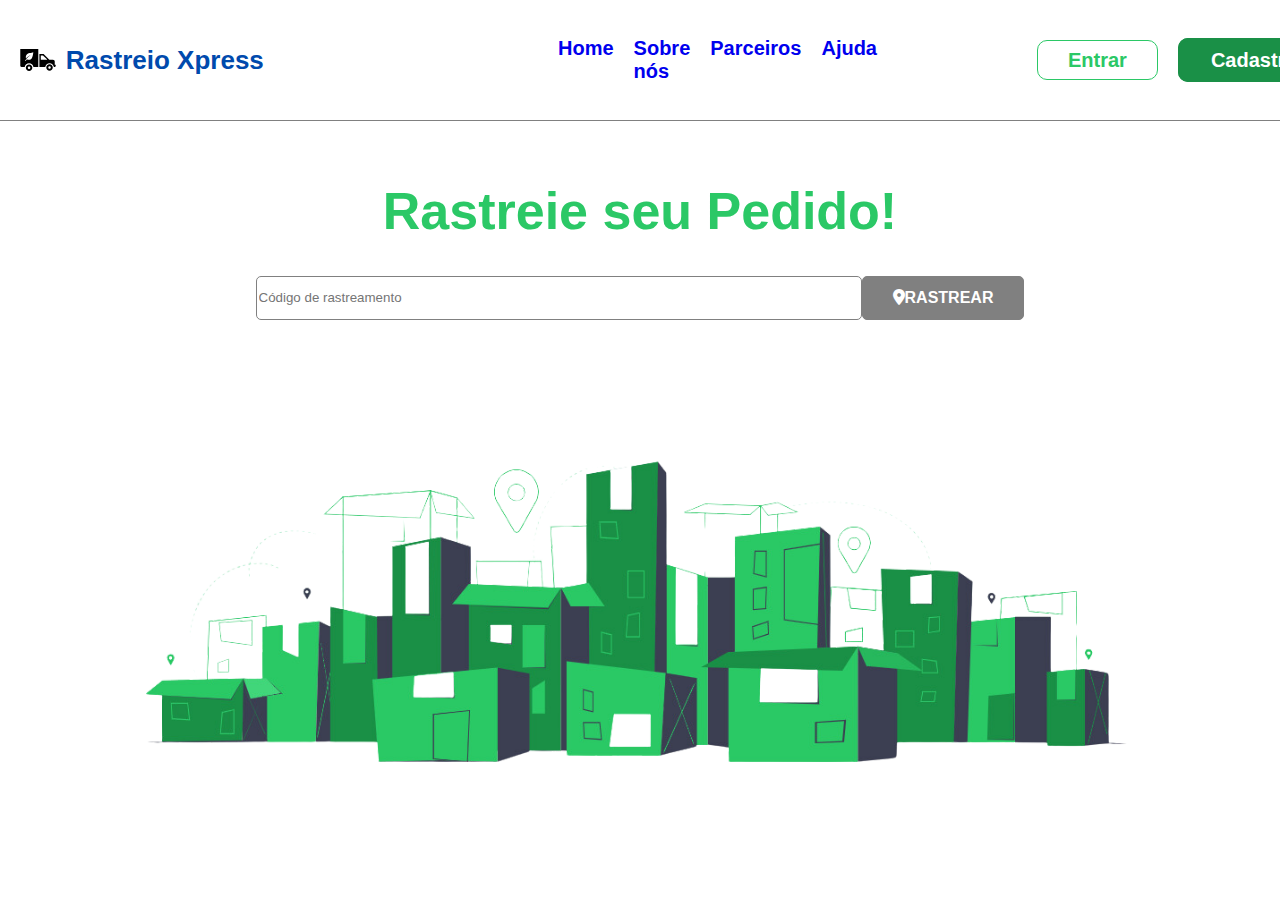
<file: assets/index.html>
<!DOCTYPE html>
<html lang="pt-BR">
<head>
    <meta charset="UTF-8">
    <meta name="viewport" content="width=device-width, initial-scale=1.0">
    <title>RastreioExpress</title>

    <!-- Font Awesome -->
    <link rel="stylesheet" href="https://cdnjs.cloudflare.com/ajax/libs/font-awesome/6.4.0/css/all.min.css" /> 

    <!-- Chamada dos CSS´s -->
    <link rel="stylesheet" href="./css/styles.css">
    <link rel="stylesheet" href="./css/header.css">
    
</head>
<body>
    <!-- menu principal -->
    <header class="header-page">
        <div class="title">
            <img src="./images/clean-energy-truck-truck-green-truck-svgrepo-com.svg"alt="Caminhão"></img>
            <h1>Rastreio Xpress</h1> 
        </div>
        <nav class="header-menu">
            <ul class="ul1">
                <li><a class = "headmid" href="#">Home</a></li>
                <li><a class = "headmid" href="./about.html">Sobre nós</a></li>
                <li><a class = "headmid" href="./partners.html">Parceiros</a></li>
                <li><a class = "headmid" href="./help.html">Ajuda</a></li>
            </ul>
            <ul class="ul2">
                <li><a class= "btn2 headside1" href="#">Entrar</a></li>
                <li><a class= "btn1 headside2" href="#">Cadastrar</a></li>
            </ul>
        </nav>
    </header>
    <!-- página principal -->
    <div class ="home">    
        <h1>Rastreie seu Pedido!</h1>
        <div class="texto">
            <form>
                <input type="text" id="codigo" name="codigo" placeholder="Código de rastreamento">
            </form>
            <a class= "btn3"href="#">
                <i class="fa-solid fa-location-dot"></i> 
                RASTREAR
            </a>
        </div>
        
        <img src="./images/boxes.svg" alt="Caixas empilhadas parecendo prédios">
    </div>
</body>
</html>
</file>
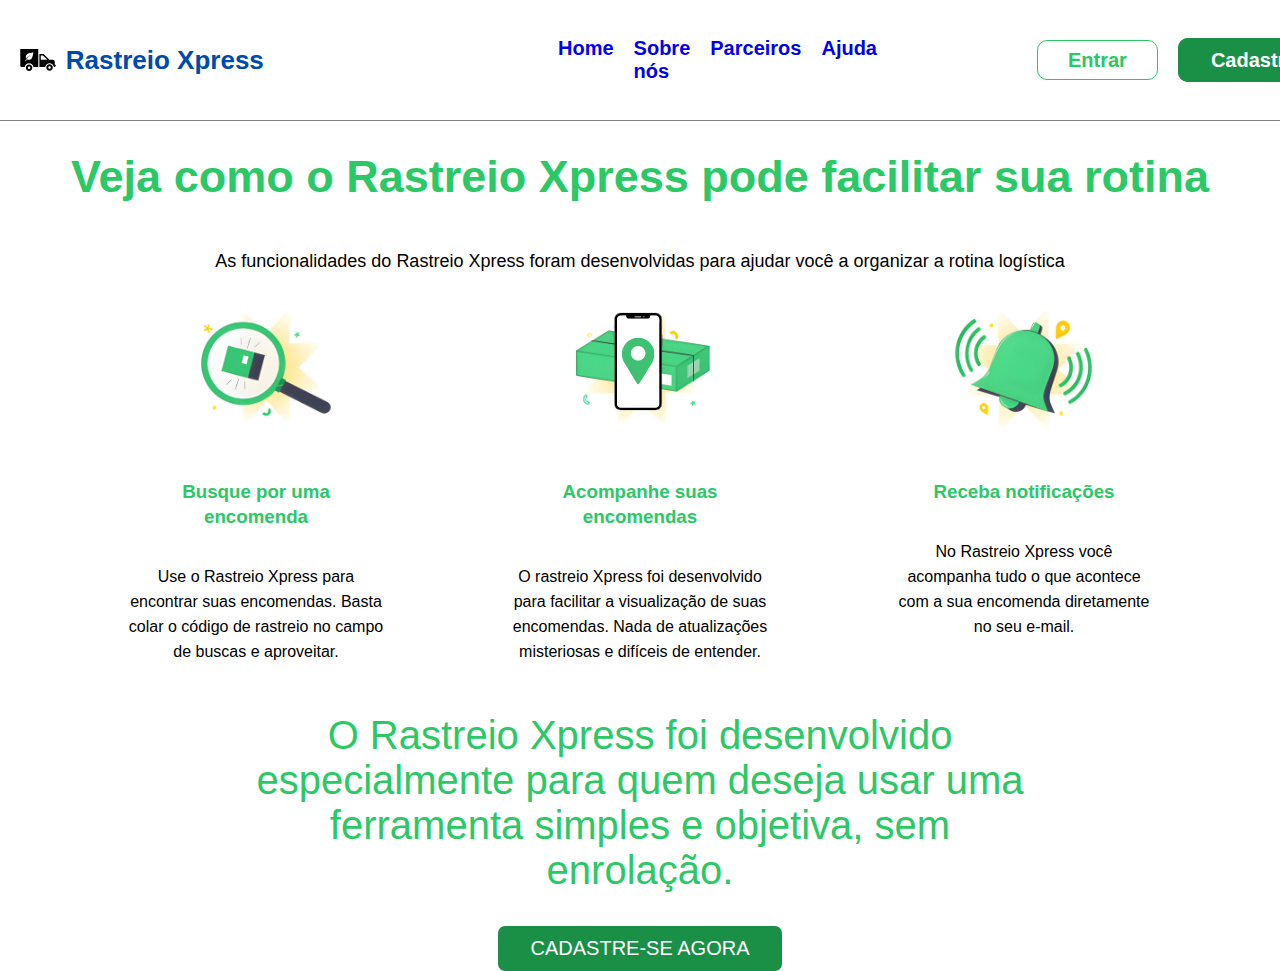
<file: assets/about.html>
<!DOCTYPE html>
<html lang="pt-BR">
<head>
    <meta charset="UTF-8">
    <meta name="viewport" content="width=device-width, initial-scale=1.0">

    <!-- Chamada dos CSS´s -->
    <link rel="stylesheet" href="./css/styles.css">
    <link rel="stylesheet" href="./css/about.css">
    <link rel="stylesheet" href="./css/header.css">

    <title>Rastreio Xpress</title>
</head>
<body>
    <!-- menu principal -->
    <header class="header-page">
        <div class="title">
            <img src="./images/clean-energy-truck-truck-green-truck-svgrepo-com.svg"alt="Caminhão"></img>
            <h1>Rastreio Xpress</h1> 
        </div>
        <nav class="header-menu">
            <ul class="ul1">
                <li><a class = "headmid" href="./index.html">Home</a></li>
                <li><a class = "headmid" href="#">Sobre nós</a></li>
                <li><a class = "headmid" href="./partners.html">Parceiros</a></li>
                <li><a class = "headmid" href="./help.html">Ajuda</a></li>
            </ul>
            <ul class="ul2">
                <li><a class= "btn2 headside1" href="#">Entrar</a></li>
                <li><a class= "btn1 headside2" href="#">Cadastrar</a></li>
            </ul>
        </nav>
    </header>
    <div class="sobre">
        <div class="titulo">
            <h1>Veja como o Rastreio Xpress pode facilitar sua rotina</h1>
            <p>As funcionalidades do Rastreio Xpress foram desenvolvidas para ajudar você a organizar a rotina logística</p>
        </div>
        <div class="container">
            <div class="card">
                <img src="./images/search.svg" alt="Lupa focada em um cartão de crédito.">
                <h3>Busque por uma encomenda</h3>
                <p>Use o Rastreio Xpress para encontrar suas encomendas. Basta colar o código de rastreio no campo de buscas e aproveitar.</p>
            </div>
            <div class="card">
                <img src="./images/phone_loc.svg" alt="Celular com uma encomenda atrás.">
                <h3>Acompanhe suas encomendas</h3>
                <p>O rastreio Xpress foi desenvolvido para facilitar a visualização de suas encomendas. Nada de atualizações misteriosas e difíceis de entender.</p>
            </div>
            <div class="card">
                <img src="./images/notification_bell.svg" alt="Sino de notificação.">
                <h3>Receba notificações</h3>
                <p>No Rastreio Xpress você acompanha tudo o que acontece com a sua encomenda diretamente no seu e-mail.</p>
            </div>
        </div>
        <div class="cadastro">
            <h2>O Rastreio Xpress foi desenvolvido especialmente para quem deseja usar uma ferramenta simples e objetiva, sem enrolação.</h2>
            <a class= "btn4" href="#">CADASTRE-SE AGORA</a>
        </div>
    </div>
</body>
</html>
</file>
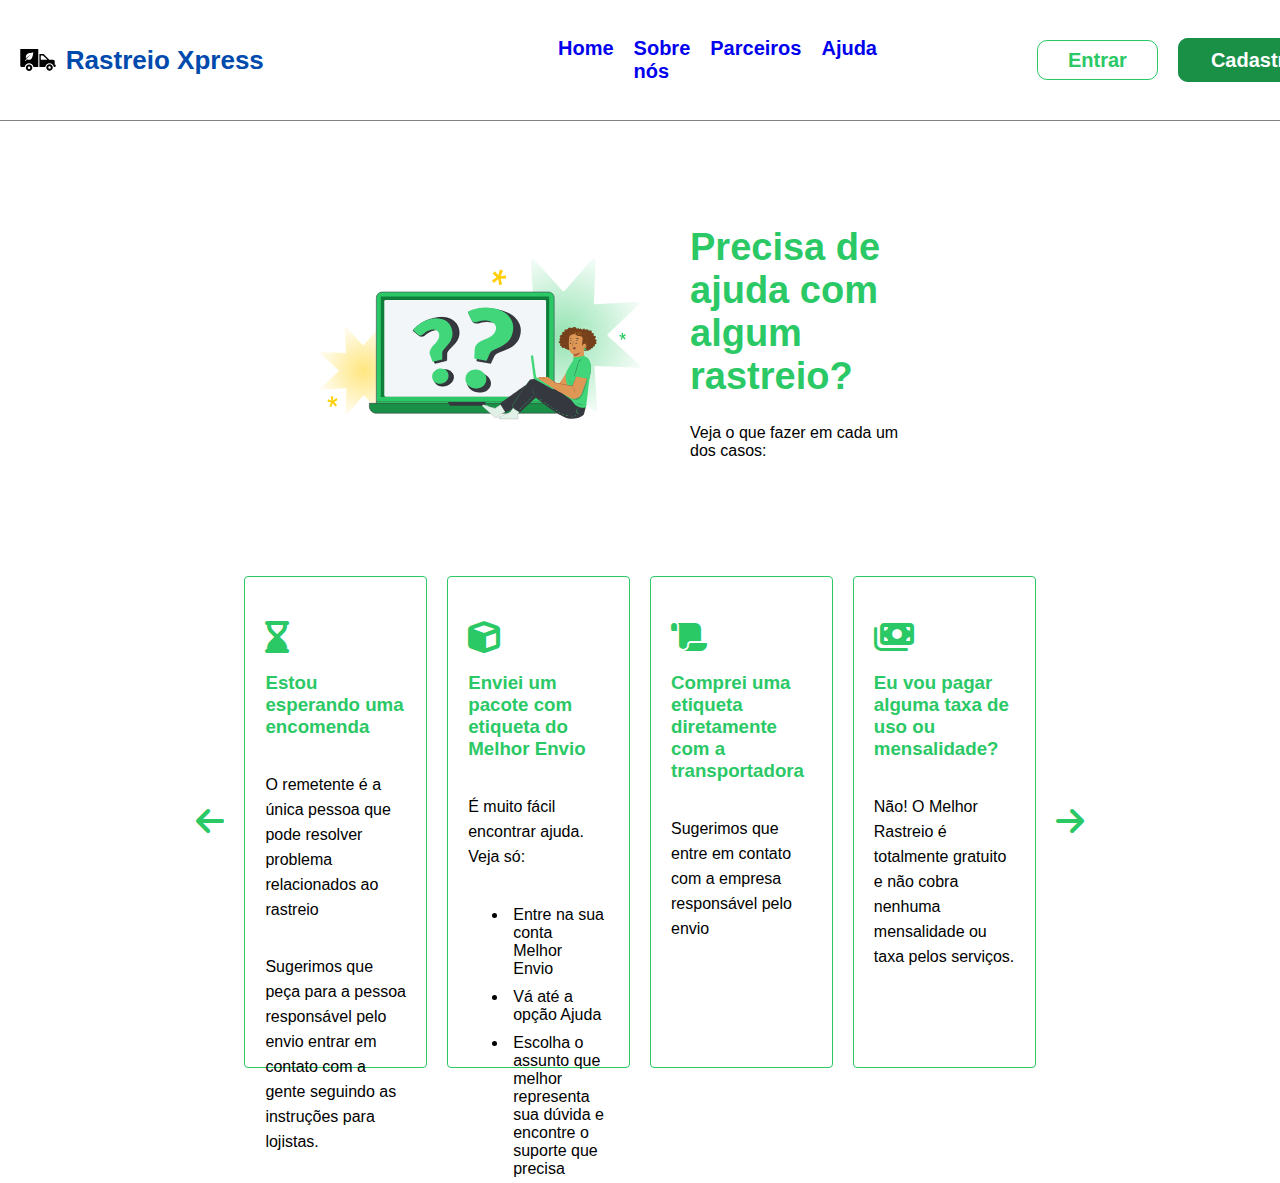
<file: assets/help.html>
<!DOCTYPE html>
<html lang="pt-BR">
<head>
    <meta charset="UTF-8">
    <meta name="viewport" content="width=device-width, initial-scale=1.0">
    <title>RastreioExpress</title>

    <!-- Font Awesome -->
    <link rel="stylesheet" href="https://cdnjs.cloudflare.com/ajax/libs/font-awesome/6.4.0/css/all.min.css" /> 

    <!-- Chamada dos CSS´s -->
    <link rel="stylesheet" href="./css/styles.css">
    <link rel="stylesheet" href="./css/help.css">
    <link rel="stylesheet" href="./css/header.css">
    
</head>
<body>
        <!-- menu principal -->
        <header class="header-page">
            <div class="title">
                <img src="./images/clean-energy-truck-truck-green-truck-svgrepo-com.svg"alt="Caminhão"></img>
                <h1>Rastreio Xpress</h1> 
            </div>
            <nav class="header-menu">
                <ul class="ul1">
                    <li><a class = "headmid" href="./index.html">Home</a></li>
                    <li><a class = "headmid" href="./about.html">Sobre nós</a></li>
                    <li><a class = "headmid" href="./partners.html">Parceiros</a></li>
                    <li><a class = "headmid" href="#">Ajuda</a></li>
                </ul>
                <ul class="ul2">
                    <li><a class= "btn2 headside1" href="#">Entrar</a></li>
                    <li><a class= "btn1 headside2" href="#">Cadastrar</a></li>
                </ul>
            </nav>
        </header>


        <div class = "containerhelp">
            <div class="imgtext">
                <img src="./images/need_help.svg" alt="Pessoa sentada na frente de um notebook gigante com duas interrogações na tela.">
                <div class="texttitle">
                    <h1>Precisa de ajuda com algum rastreio?</h1>
                    <p>Veja o que fazer em cada um dos casos:</p>
                </div>
            </div>
        </div>
            <div class="cards">
                <i class="fa-solid fa-arrow-right fa-flip-horizontal fa-2xl"style="color:#2BC866"></i>
                <div class="card">
                    <i class="fa-solid fa-hourglass-end fa-2xl" style="color: #2BC866;"></i>
                    <h3>Estou esperando uma encomenda</h3>
                    <p>O remetente é a única pessoa que pode resolver problema relacionados ao rastreio</p>
                    <p>Sugerimos que peça para a pessoa responsável pelo envio entrar em contato com a gente seguindo as instruções para lojistas.</p>
                </div>
                <div class="card">
                    <i class="fa-solid fa-cube fa-2xl" style="color: #2BC866;"></i>
                    <h3>Enviei um pacote com etiqueta do Melhor Envio</h3>
                    <p>É muito fácil encontrar ajuda.<br/>Veja só:</p>
                    <ul>
                        <li>Entre na sua conta Melhor Envio</li>
                        <li>Vá até a opção Ajuda</li>
                        <li>Escolha o assunto que melhor representa sua dúvida e encontre o suporte que precisa</li>
                    </ul>
                </div>
                <div class="card">
                    <i class="fa-solid fa-scroll fa-2xl" style="color: #2BC866;"></i>
                    <h3>Comprei uma etiqueta diretamente com a transportadora</h3>
                    <p>Sugerimos que entre em contato com a empresa responsável pelo envio</p>
                </div>
                <div class="card">
                    <i class="fa-solid fa-money-bills fa-2xl" style="color: #2BC866;"></i>
                    <h3>Eu vou pagar alguma taxa de uso ou mensalidade?</h3>
                    <p>Não! O Melhor Rastreio é totalmente gratuito e não cobra nenhuma mensalidade ou taxa pelos serviços.</p>
                    
                </div>
                <i class="fa-solid fa-arrow-right fa-2xl" style="color:#2BC866"></i>
            </div>
</body>
</html>
</file>
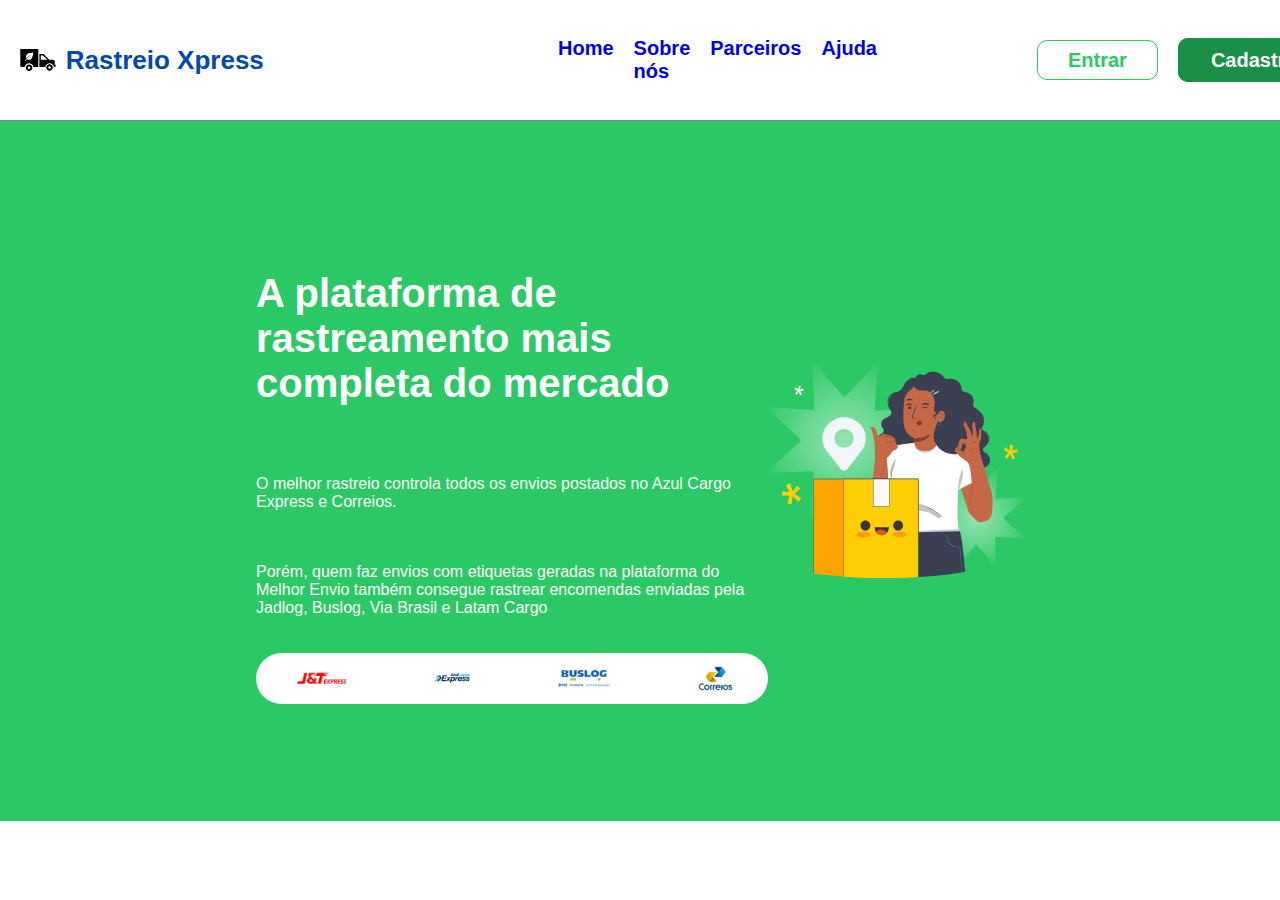
<file: assets/partners.html>
<!DOCTYPE html>
<html lang="pt-BR">
<head>
    <meta charset="UTF-8">
    <meta name="viewport" content="width=device-width, initial-scale=1.0">

    <!-- Chamada dos CSS´s -->
    <link rel="stylesheet" href="./css/styles.css">
    <link rel="stylesheet" href="./css/partners.css">
    <link rel="stylesheet" href="./css/header.css">

    <title>Rastreio Xpress</title>
</head>
<body>
    <!-- menu principal -->
    <header class="header-page">
        <div class="title">
            <img src="./images/clean-energy-truck-truck-green-truck-svgrepo-com.svg"alt="Caminhão"></img>
            <h1>Rastreio Xpress</h1> 
        </div>
        <nav class="header-menu">
            <ul class="ul1">
                <li><a class = "headmid" href="./index.html">Home</a></li>
                <li><a class = "headmid" href="./about.html">Sobre nós</a></li>
                <li><a class = "headmid" href="#">Parceiros</a></li>
                <li><a class = "headmid" href="./help.html">Ajuda</a></li>
            </ul>
            <ul class="ul2">
                <li><a class= "btn2 headside1" href="#">Entrar</a></li>
                <li><a class= "btn1 headside2" href="#">Cadastrar</a></li>
            </ul>
        </nav>
    </header>
    <div class="sobre">
        <div class="parceiros">
            <h2>A plataforma de rastreamento mais completa do mercado</h2>
            <p>O melhor rastreio controla todos os envios postados no Azul Cargo Express e Correios.</p>
            <p>Porém, quem faz envios com etiquetas geradas na plataforma do Melhor Envio também consegue rastrear encomendas enviadas pela Jadlog, Buslog, Via Brasil e Latam Cargo</p>
            <div class="logos">
                <img src="./images/JTExpress.png" alt="Logo da J & T Express">
                <img src="./images/AzulCargo.png" alt="Logo da AzulCargo Express">
                <img src="./images/Buslog.png" alt="Logo da Buslog">
                <img src="./images/Correios.png" alt="Logo dos Correios">
            </div>
        </div>
        <img src="./images/image_green_background.svg" alt="">
    </div>

</body>
</html>
</file>
<file: assets/css/styles.css>
*{
    font-family: Helvetica, sans-serif;
}

body{
    margin:0;
}

html {
    scroll-behavior: smooth;
}



.btn1:hover {
    background-color: transparent;
    color:#1A9047;
}
.btn2:hover {
    background-color: #2BC866;
    color:#FFF;
}
.btn1{
    border: 3px solid #1A9047;
    background-color: #1A9047;
    padding: 8px 30px;
    border-radius: 10px;
    font-weight: 600;
    font-size: 20px;
    transition: .5s;
}
.btn2{
    border: 1px solid #2BC866;
    background-color: #FFF;
    padding: 8px 30px;
    border-radius: 10px;
    font-weight: 600;
    font-size: 20px;
    transition: .5s;
}
.home{
    display: flex;
    flex-direction: column;
    align-items: center;
    
}
.home h1{
    color:#2BC866;
    display:flex;
    justify-content: center;
    margin-top: 60px;
    font-size:52px;
}
.home input{
    height:40px;
    width: 600px;
    border-radius: 5px;
    border: 1px solid grey
}
.home img{
    margin-top: 100px;
    width: 80%;
}
.texto{
    width: 100%;
    display:flex;
    align-items: center;
    justify-content: center;
}
.btn3{
    display: flex;
    border: 1px solid grey;
    background-color: grey;
    padding: 12px 30px;
    border-radius: 5px;
    font-weight: bold;
    font-size: 16px;
    transition: .5s;
    text-decoration: none;
    color:#fFF;
}
.btn3:hover {
    background-color: #FFF;
    color:grey;
}
</file>
<file: assets/css/header.css>
.header-page{
    width: 100%;
    height: 100px;
    display:grid;
    align-items: center ;
    grid-template-columns: 35% 65%;
    padding: 10px 20px;
    border-bottom: 1px solid grey;
}
.header-page ul, ol {
    list-style: none;
}
.title{
    display:flex;
    align-items: center;
}

.title img{
    width: 8%;
}
.title h1{
    color:#004AAD;
}
.headmid{
    font-size:20px;
}

.headside1{
    color: #2BC866;
}
.headside2{
    color: #FFF;
}

.header-page h1{
    font-size: 26px;
    margin: 10px 10px;
}

.header-menu{
    display: flex;
    align-items: center;
    gap: 20px;
    flex-grow: 1;
    justify-content: space-between;
}

.header-menu a {
    text-decoration: none;
    font-weight: bold;
}
.header-menu ul{
    display: flex;
    gap: 20px;
    margin: 10px 50px;
    justify-content: space-between;
    
}
.ul1 li{
    color:#004AAD;
    transition: 10s;
}
.ul1 li:hover{
    text-decoration: underline;
}
</file>
<file: assets/css/about.css>
.sobre{
    display:flex;
    flex-direction: column;
}
.titulo{
    display: flex;
    align-items: center;
    flex-direction: column;
}
.titulo h1{
    font-size: 45px;
    color:#2BC866;
}
.titulo p{
    font-size: 18px;
}
.container{
    display: flex;
    justify-content: space-evenly;
}
.card{
    height:10%;
    width: 20%;
    display: flex;
    flex-direction: column;
    justify-content: center;
    align-items: center;
    text-align: center;
    line-height: 25px;
}
.card img{
    width: 75%;
}
.card h3{
    color:#2BC866;
}
.cadastro{
    display: flex;
    text-align: center;
    flex-direction: column;
    align-items: center;
}
.cadastro h2{
    width: 60%;
    font-size: 40px;
    font-weight: 400;
    color:#2BC866
}
.btn4{
    text-decoration: none;
    color:#FFF;
    border: 3px solid #1A9047;
    background-color: #1A9047;
    padding: 8px 30px;
    border-radius: 7px;
    font-weight: 300;
    font-size: 20px;
    transition: .5s;
}
.btn4:hover {
    background-color: #FFF;
    color:#1A9047;
}
</file>
<file: assets/css/help.css>
.containerhelp{
    display: flex;
    width: 100%;
    justify-content: center;
}
.imgtext{
    margin-top: 30px;
    width: 50%;
    display: flex;
    justify-content: center;

}
.imgtext img{
    width: 50%;
}
.texttitle{
    margin: 50px;
}
.texttitle h1{
    color: #2BC866;
    font-size:38px;
}
.cards{
    width: 100%;
    margin-top: 50px;
    display: flex;
    justify-content: center;
    gap:20px;
    align-items: center;
}
.card{
    display:flex;
    flex-direction: column;
    align-items:start;
    height: 450px;
    width: 11%;
    border: 1px solid #2BC866;
    border-radius: 4px;
    padding:20px;
    text-align:left;
}
.card h3{
    color:#2BC866
}
.card p{
    line-height: 25px;
}
.card i{
    padding:40px 0 15px 0;
}
.card ul li{
    text-align: left;
    padding: 5px;
}
</file>
<file: assets/css/partners.css>
.sobre{
    display: flex;
    align-items: center;
    justify-content: center;
    background-color: #2BC866;
    height: 700px;
    width: 100%;
}
.sobre img{
    width: 20%;
}
.parceiros{
    gap:20px;
    display: flex;
    flex-direction: column;
    width: 40%;
}
.parceiros h2{
    color:#FFF;
    font-size: 40px;
    font-weight: bold;
}
.parceiros p{
    color:#fff;
    font-weight: 400;
}
.logos{
    background-color: #fFF;
    border-radius: 70px;
    width: 100%;
    display: flex;
    align-items: center;
    justify-content: space-between;
}
.logos img{
    padding-left: 40px;
    padding-right: 40px;
    width: 10%;
}
</file>
